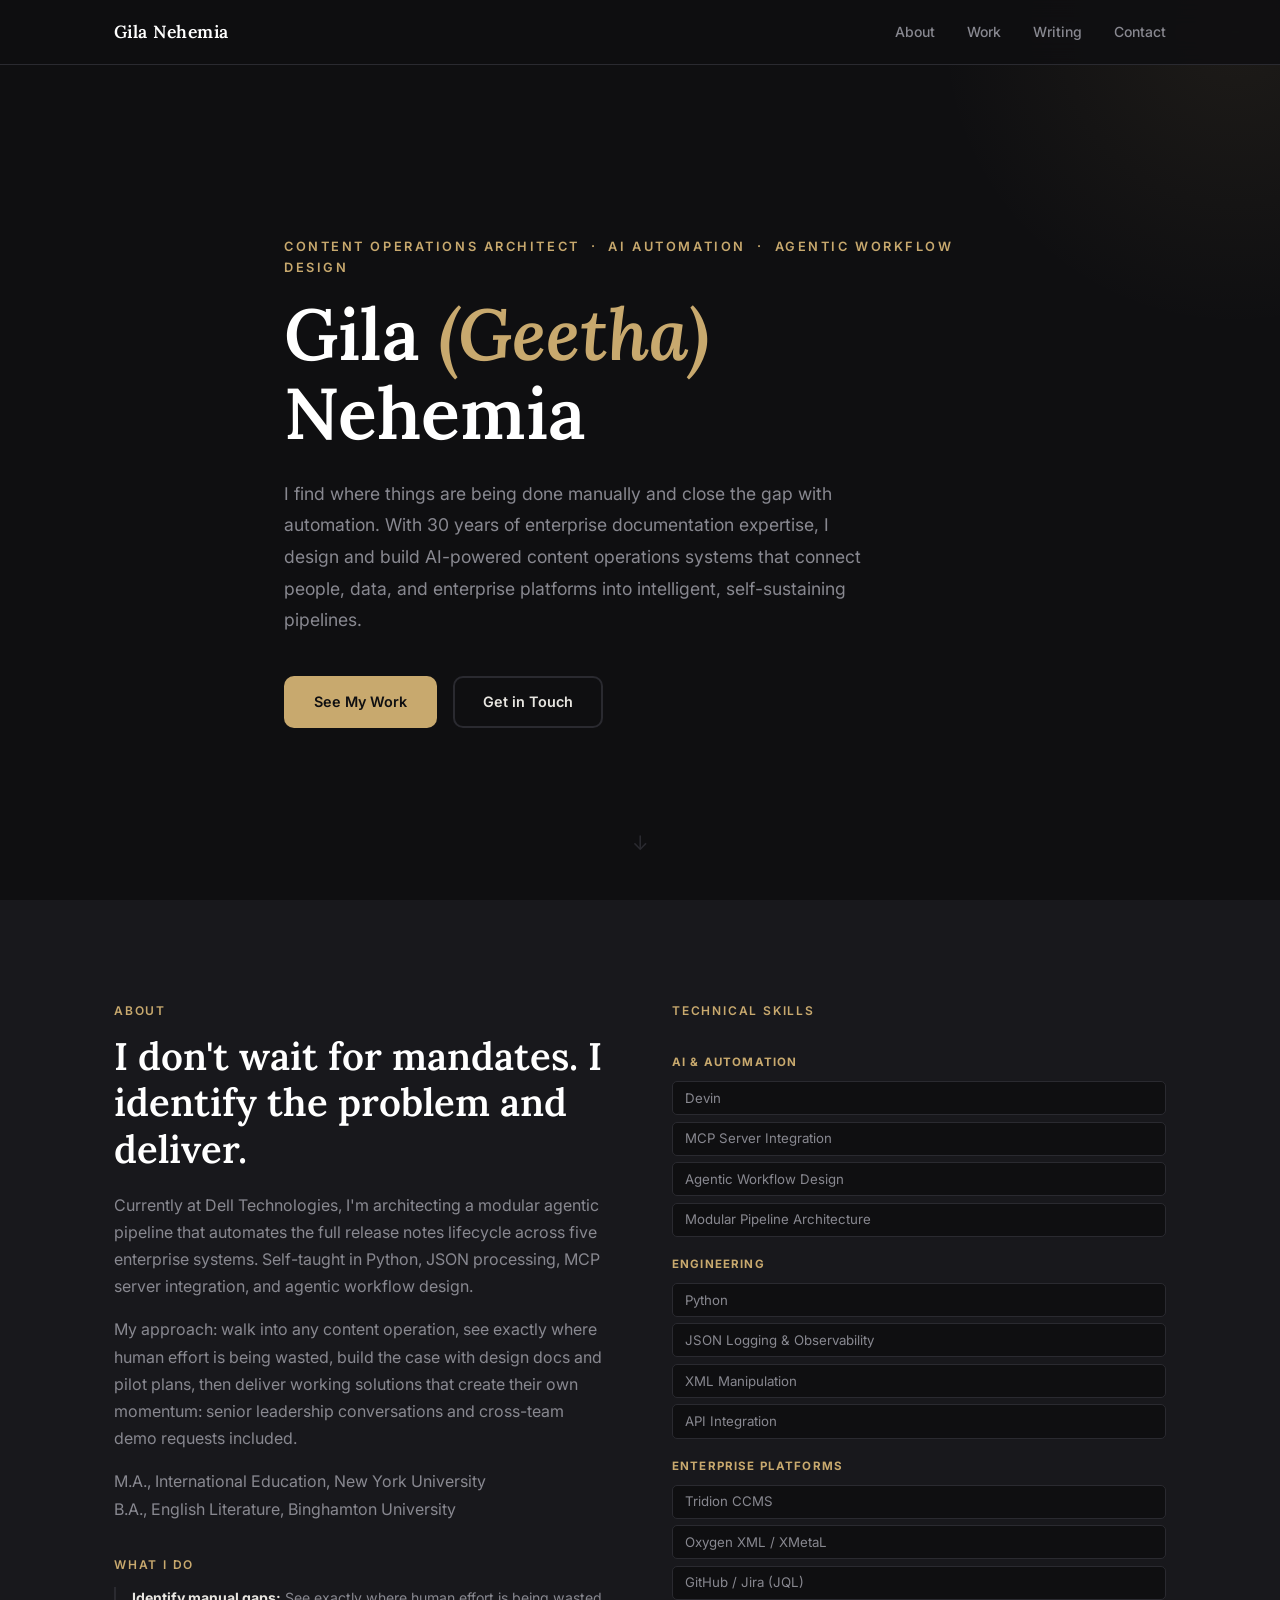
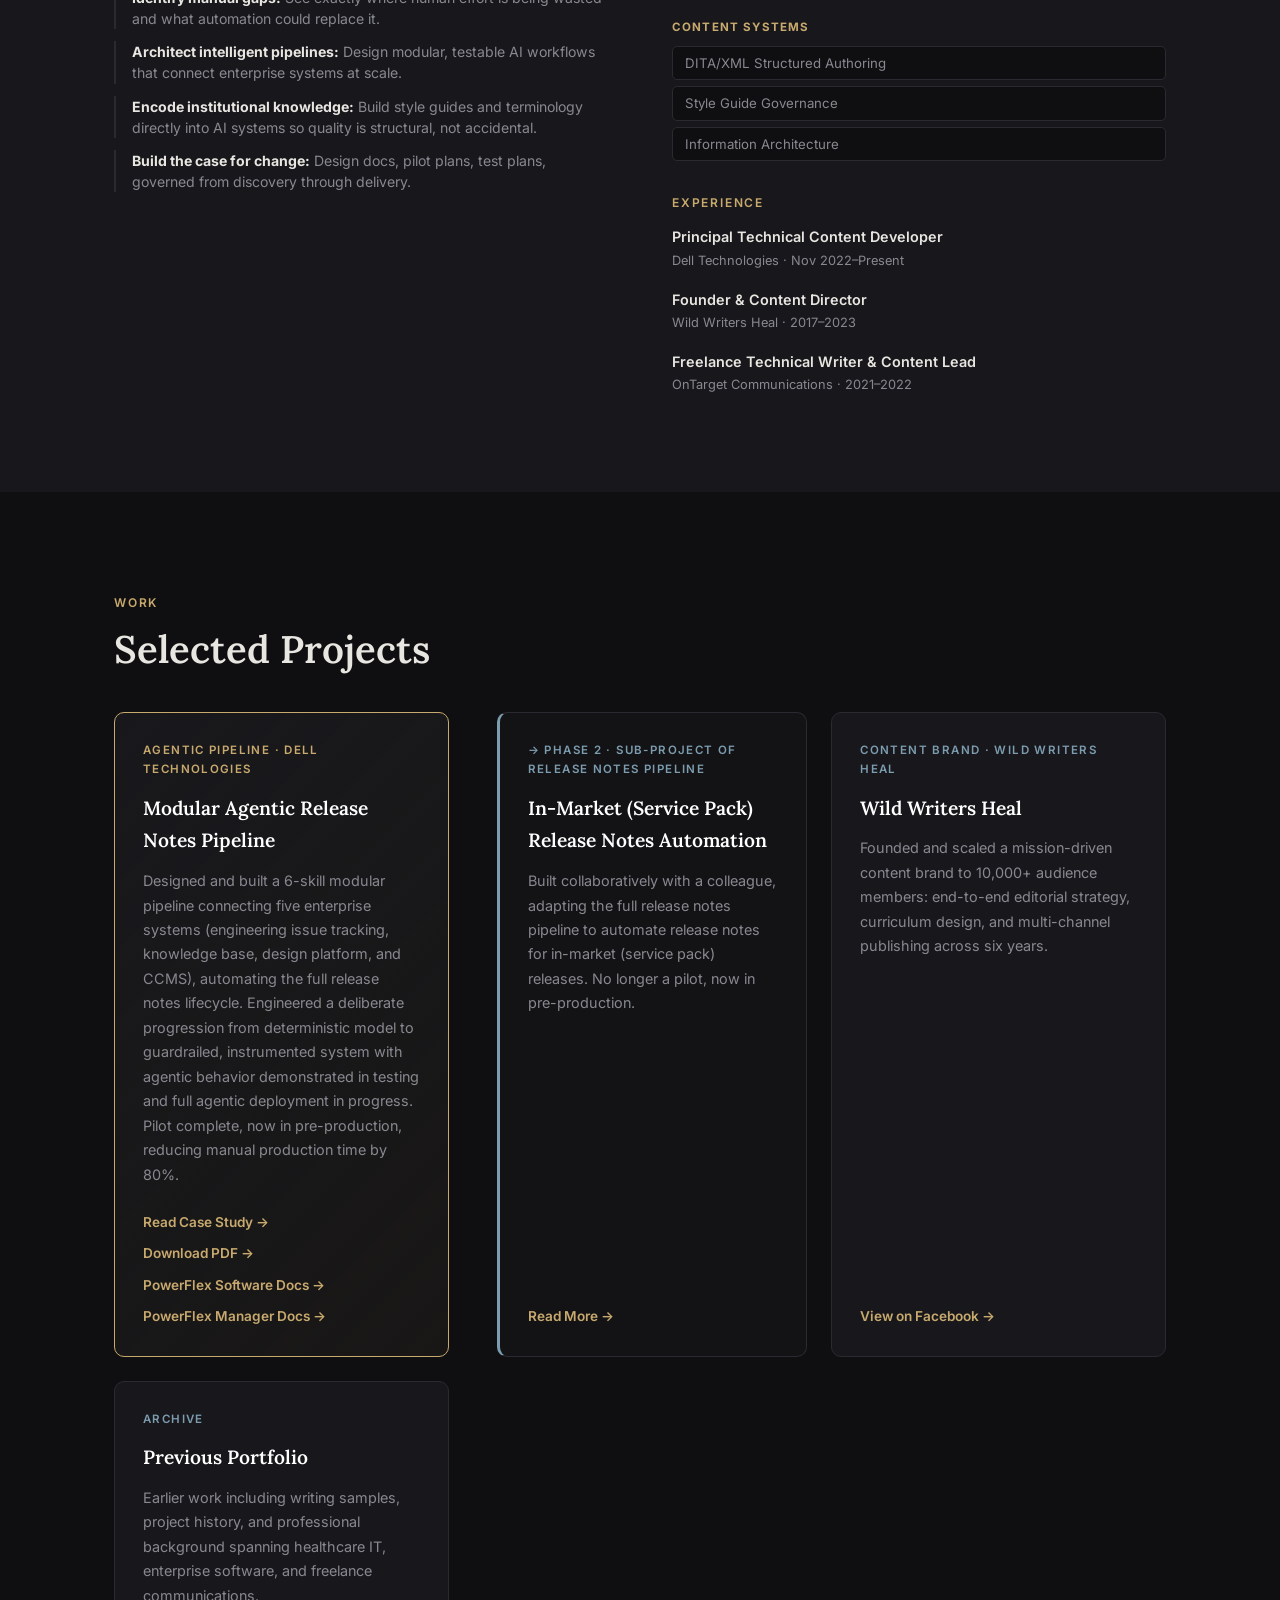
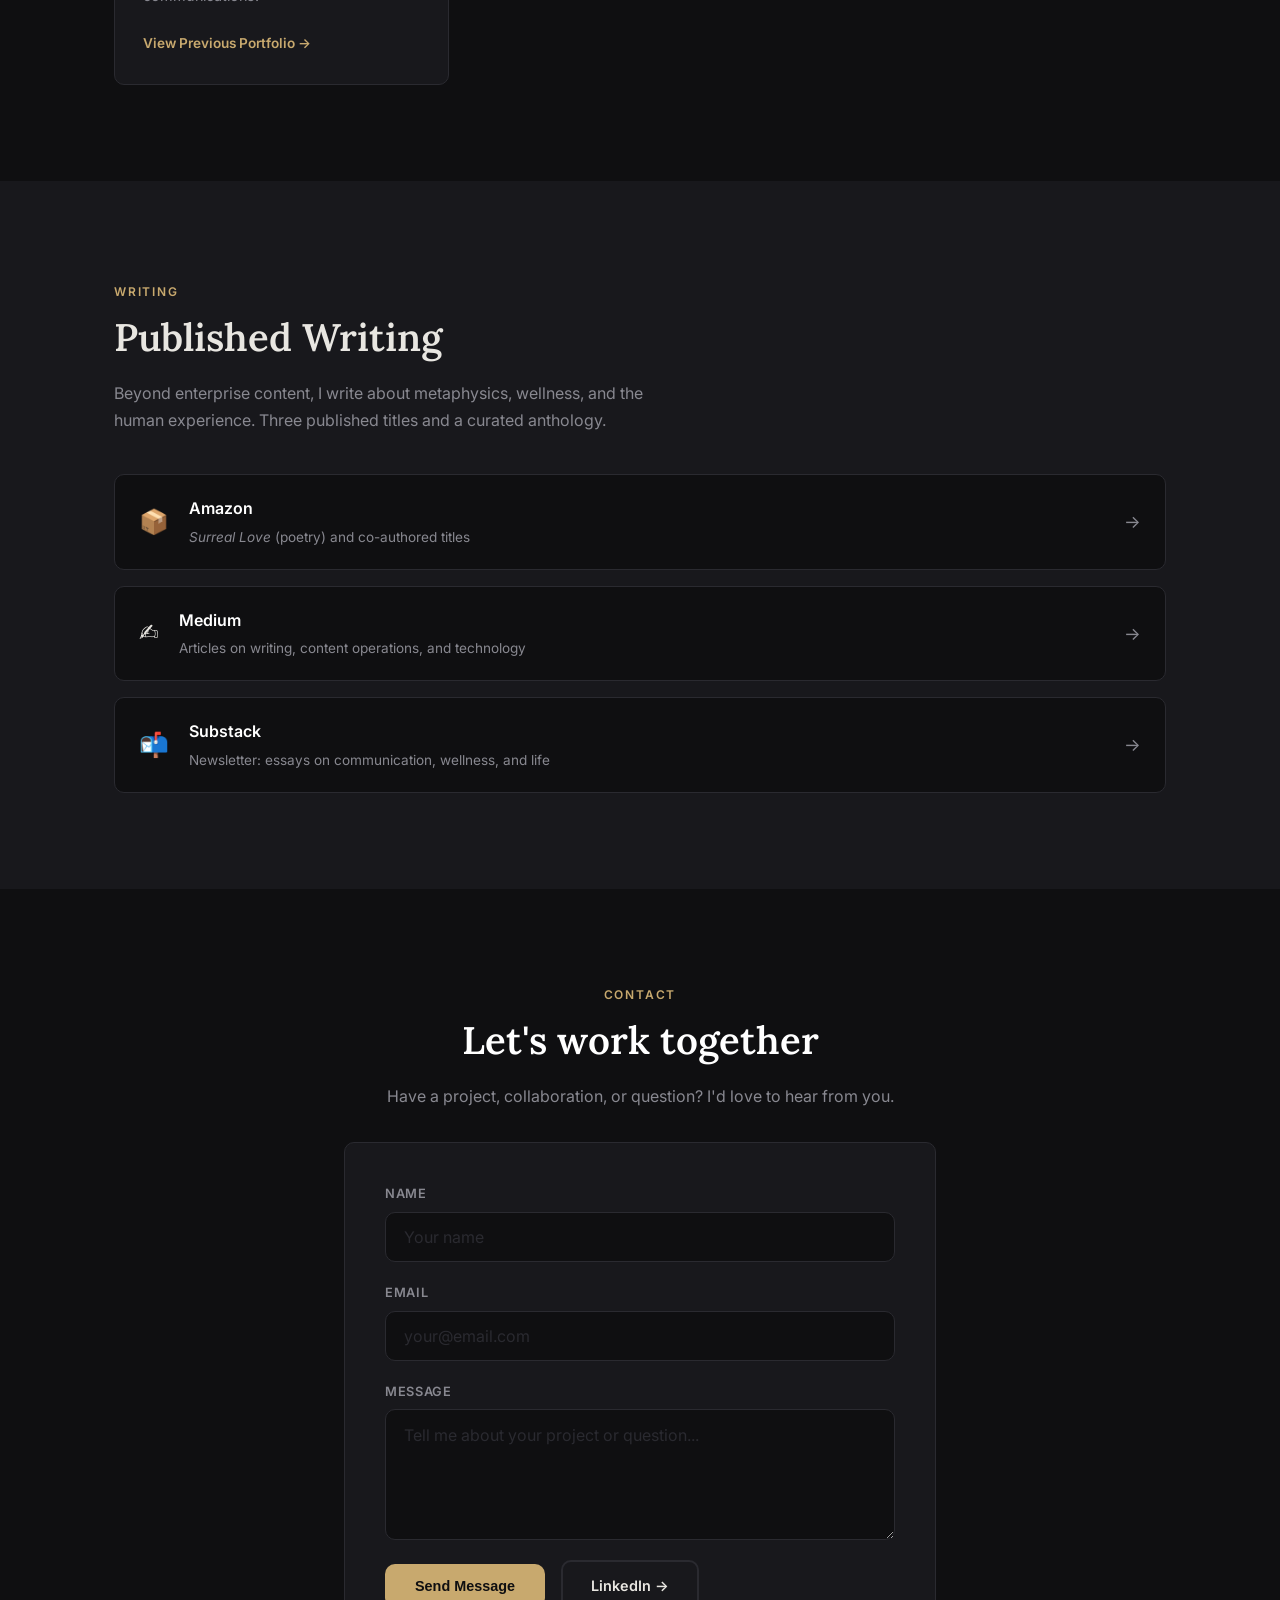
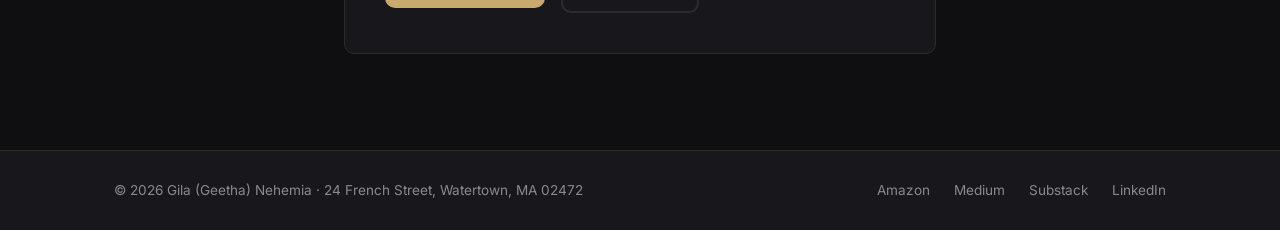
<file: index.html>
<!DOCTYPE html>
<html lang="en">
<head>
  <meta charset="UTF-8" />
  <meta name="viewport" content="width=device-width, initial-scale=1.0" />
  <title>Gila Nehemia | Content Operations Architect</title>
  <link rel="stylesheet" href="style.css" />
  <link rel="icon" type="image/x-icon" href="favicon.ico" />
  <link rel="preconnect" href="https://fonts.googleapis.com" />
  <link href="https://fonts.googleapis.com/css2?family=Inter:wght@300;400;500;600;700&family=Lora:ital,wght@0,400;0,600;1,400&display=swap" rel="stylesheet" />
</head>
<body>

  <!-- NAV -->
  <header class="nav">
    <div class="nav__inner container">
      <a class="nav__logo" href="#">Gila Nehemia</a>
      <nav class="nav__links">
        <a href="#about">About</a>
        <a href="#work">Work</a>
        <a href="#writing">Writing</a>
        <a href="#contact">Contact</a>
      </nav>
      <button class="nav__burger" aria-label="Toggle menu">&#9776;</button>
    </div>
  </header>

  <!-- HERO -->
  <section class="hero" id="top">
    <div class="container hero__inner">
      <p class="hero__label">Content Operations Architect &nbsp;·&nbsp; AI Automation &nbsp;·&nbsp; Agentic Workflow Design</p>
      <h1 class="hero__name">Gila <span class="hero__nick">(Geetha)</span> Nehemia</h1>
      <p class="hero__bio">
        I find where things are being done manually and close the gap with automation.
        With 30 years of enterprise documentation expertise, I design and build AI-powered
        content operations systems that connect people, data, and enterprise platforms
        into intelligent, self-sustaining pipelines.
      </p>
      <div class="hero__cta">
        <a href="#work" class="btn btn--primary">See My Work</a>
        <a href="#contact" class="btn btn--ghost">Get in Touch</a>
      </div>
    </div>
    <div class="hero__scroll-hint" aria-hidden="true">↓</div>
  </section>

  <!-- ABOUT -->
  <section class="about section" id="about">
    <div class="container about__inner">
      <div class="about__text">
        <span class="section-label">About</span>
        <h2>I don't wait for mandates. I identify the problem and deliver.</h2>
        <p>
          Currently at Dell Technologies, I'm architecting a modular agentic pipeline that
          automates the full release notes lifecycle across five enterprise systems. Self-taught
          in Python, JSON processing, MCP server integration, and agentic workflow design.
        </p>
        <p>
          My approach: walk into any content operation, see exactly where human effort is being
          wasted, build the case with design docs and pilot plans, then deliver working solutions
          that create their own momentum: senior leadership conversations and cross-team demo
          requests included.
        </p>
        <p>
          M.A., International Education, New York University<br/>
          B.A., English Literature, Binghamton University
        </p>

        <div class="what-i-do">
          <span class="section-label" style="margin-top:2rem;display:block;">What I Do</span>
          <ul class="wid-list">
            <li><strong>Identify manual gaps:</strong> See exactly where human effort is being wasted and what automation could replace it.</li>
            <li><strong>Architect intelligent pipelines:</strong> Design modular, testable AI workflows that connect enterprise systems at scale.</li>
<li><strong>Encode institutional knowledge:</strong> Build style guides and terminology directly into AI systems so quality is structural, not accidental.</li>
            <li><strong>Build the case for change:</strong> Design docs, pilot plans, test plans, governed from discovery through delivery.</li>
          </ul>
        </div>
      </div>

      <div class="about__skills">
        <span class="section-label">Technical Skills</span>
        <ul class="skills-group">
          <li class="skills-group__heading">AI &amp; Automation</li>
          <li>Devin</li>
          <li>MCP Server Integration</li>
          <li>Agentic Workflow Design</li>
          <li>Modular Pipeline Architecture</li>
          <li class="skills-group__heading">Engineering</li>
          <li>Python</li>
          <li>JSON Logging &amp; Observability</li>
          <li>XML Manipulation</li>
          <li>API Integration</li>
          <li class="skills-group__heading">Enterprise Platforms</li>
          <li>Tridion CCMS</li>
          <li>Oxygen XML / XMetaL</li>
          <li>GitHub / Jira (JQL)</li>
          <li class="skills-group__heading">Content Systems</li>
          <li>DITA/XML Structured Authoring</li>
          <li>Style Guide Governance</li>
          <li>Information Architecture</li>
        </ul>

        <div class="experience">
          <span class="section-label" style="margin-top:2rem;display:block;">Experience</span>
          <ul class="exp-list">
            <li>
              <span class="exp-role">Principal Technical Content Developer</span>
              <span class="exp-company">Dell Technologies · Nov 2022–Present</span>
            </li>
            <li>
              <span class="exp-role">Founder &amp; Content Director</span>
              <span class="exp-company">Wild Writers Heal · 2017–2023</span>
            </li>
            <li>
              <span class="exp-role">Freelance Technical Writer &amp; Content Lead</span>
              <span class="exp-company">OnTarget Communications · 2021–2022</span>
            </li>
          </ul>
        </div>
      </div>
    </div>
  </section>

  <!-- WORK -->
  <section class="work section" id="work">
    <div class="container">
      <span class="section-label">Work</span>
      <h2>Selected Projects</h2>
      <div class="cards">

        <article class="card card--featured">
          <div class="card__tag">Agentic Pipeline · Dell Technologies</div>
          <h3 class="card__title">Modular Agentic Release Notes Pipeline</h3>
          <p class="card__desc">
            Designed and built a 6-skill modular pipeline connecting five enterprise systems
            (engineering issue tracking, knowledge base, design platform, and CCMS), automating
            the full release notes lifecycle. Engineered a deliberate progression from deterministic
            model to guardrailed, instrumented system with agentic behavior demonstrated in testing
            and full agentic deployment in progress. Pilot complete, now in pre-production,
            reducing manual production time by 80%.
          </p>
          <a href="case-study.html" class="card__link" target="_blank" rel="noopener">
            Read Case Study →
          </a>
          <a href="Gila_Nehemia_Case_Study.pdf" class="card__link" style="margin-top:0.5rem;" target="_blank" rel="noopener">
            Download PDF →
          </a>
          <a href="https://www.dell.com/support/manuals/en-us/scaleio/flex-software-to-48x/revision-history?guid=guid-5d0a38b7-481c-4894-8db5-f1b8ae20c944&amp;lang=en-us" class="card__link" style="margin-top:0.5rem;" target="_blank" rel="noopener">
            PowerFlex Software Docs →
          </a>
          <a href="https://www.dell.com/support/manuals/en-us/scaleio/powerflex_manager_user_guide_48x/Revision-history" class="card__link" style="margin-top:0.5rem;" target="_blank" rel="noopener">
            PowerFlex Manager Docs →
          </a>
        </article>

        <article class="card card--sub">
          <div class="card__tag">→ Phase 2 · Sub-Project of Release Notes Pipeline</div>
          <h3 class="card__title">In-Market (Service Pack) Release Notes Automation</h3>
          <p class="card__desc">
            Built collaboratively with a colleague, adapting the full release notes pipeline to
            automate release notes for in-market (service pack) releases. No longer a pilot,
            now in pre-production.
          </p>
          <a href="case-study.html#in-market" class="card__link" target="_blank" rel="noopener">
            Read More →
          </a>
        </article>

        <article class="card">
          <div class="card__tag">Content Brand · Wild Writers Heal</div>
          <h3 class="card__title">Wild Writers Heal</h3>
          <p class="card__desc">
            Founded and scaled a mission-driven content brand to 10,000+ audience members:
            end-to-end editorial strategy, curriculum design, and multi-channel publishing
            across six years.
          </p>
          <a href="https://www.facebook.com/wildwritersheal" class="card__link" target="_blank" rel="noopener">
            View on Facebook →
          </a>
        </article>

        <article class="card">
          <div class="card__tag">Archive</div>
          <h3 class="card__title">Previous Portfolio</h3>
          <p class="card__desc">
            Earlier work including writing samples, project history, and professional background
            spanning healthcare IT, enterprise software, and freelance communications.
          </p>
          <a href="https://gnehemia.wordpress.com/" class="card__link" target="_blank" rel="noopener">
            View Previous Portfolio →
          </a>
        </article>

      </div>
    </div>
  </section>

  <!-- WRITING -->
  <section class="writing section" id="writing">
    <div class="container">
      <span class="section-label">Writing</span>
      <h2>Published Writing</h2>
      <p class="section-intro">
        Beyond enterprise content, I write about metaphysics, wellness, and the human
        experience. Three published titles and a curated anthology.
      </p>
      <div class="writing-links">

        <a href="https://www.amazon.com/stores/Gila-Nehemia/author/B07L5PJ5JR?ref=ap_rdr&shoppingPortalEnabled=true&ccs_id=d6b18491-9ec7-4b47-b49b-ce6958556400" class="writing-card" target="_blank" rel="noopener">
          <div class="writing-card__icon">📦</div>
          <div>
            <div class="writing-card__platform">Amazon</div>
            <div class="writing-card__desc"><em>Surreal Love</em> (poetry) and co-authored titles</div>
          </div>
          <span class="writing-card__arrow">→</span>
        </a>

        <a href="https://gilanehemia.medium.com/" class="writing-card" target="_blank" rel="noopener">
          <div class="writing-card__icon">✍️</div>
          <div>
            <div class="writing-card__platform">Medium</div>
            <div class="writing-card__desc">Articles on writing, content operations, and technology</div>
          </div>
          <span class="writing-card__arrow">→</span>
        </a>

        <a href="https://gilanehemia.substack.com/archive" class="writing-card" target="_blank" rel="noopener">
          <div class="writing-card__icon">📬</div>
          <div>
            <div class="writing-card__platform">Substack</div>
            <div class="writing-card__desc">Newsletter: essays on communication, wellness, and life</div>
          </div>
          <span class="writing-card__arrow">→</span>
        </a>

      </div>
    </div>
  </section>

  <!-- CONTACT -->
  <section class="contact section" id="contact">
    <div class="container contact__inner">
      <span class="section-label">Contact</span>
      <h2>Let's work together</h2>
      <p>
        Have a project, collaboration, or question? I'd love to hear from you.
      </p>
      <form class="contact-form" action="https://formspree.io/f/mredvldz" method="POST">
        <div class="form-group">
          <label for="name">Name</label>
          <input type="text" id="name" name="name" placeholder="Your name" required />
        </div>
        <div class="form-group">
          <label for="email">Email</label>
          <input type="email" id="email" name="email" placeholder="your@email.com" required />
        </div>
        <div class="form-group">
          <label for="message">Message</label>
          <textarea id="message" name="message" rows="5" placeholder="Tell me about your project or question..." required></textarea>
        </div>
        <div class="form-footer">
          <button type="submit" class="btn btn--primary">Send Message</button>
          <a href="https://linkedin.com/in/gnehemia" class="btn btn--ghost" target="_blank" rel="noopener">LinkedIn →</a>
        </div>
      </form>
    </div>
  </section>

  <!-- FOOTER -->
  <footer class="footer">
    <div class="container footer__inner">
      <span>© 2026 Gila (Geetha) Nehemia · 24 French Street, Watertown, MA 02472</span>
      <div class="footer__links">
        <a href="https://www.amazon.com/stores/Gila-Nehemia/author/B07L5PJ5JR?ref=ap_rdr&shoppingPortalEnabled=true&ccs_id=d6b18491-9ec7-4b47-b49b-ce6958556400" target="_blank" rel="noopener">Amazon</a>
        <a href="https://gilanehemia.medium.com/" target="_blank" rel="noopener">Medium</a>
        <a href="https://gilanehemia.substack.com/archive" target="_blank" rel="noopener">Substack</a>
        <a href="https://linkedin.com/in/gnehemia" target="_blank" rel="noopener">LinkedIn</a>
      </div>
    </div>
  </footer>

  <script src="main.js"></script>
</body>
</html>
</file>
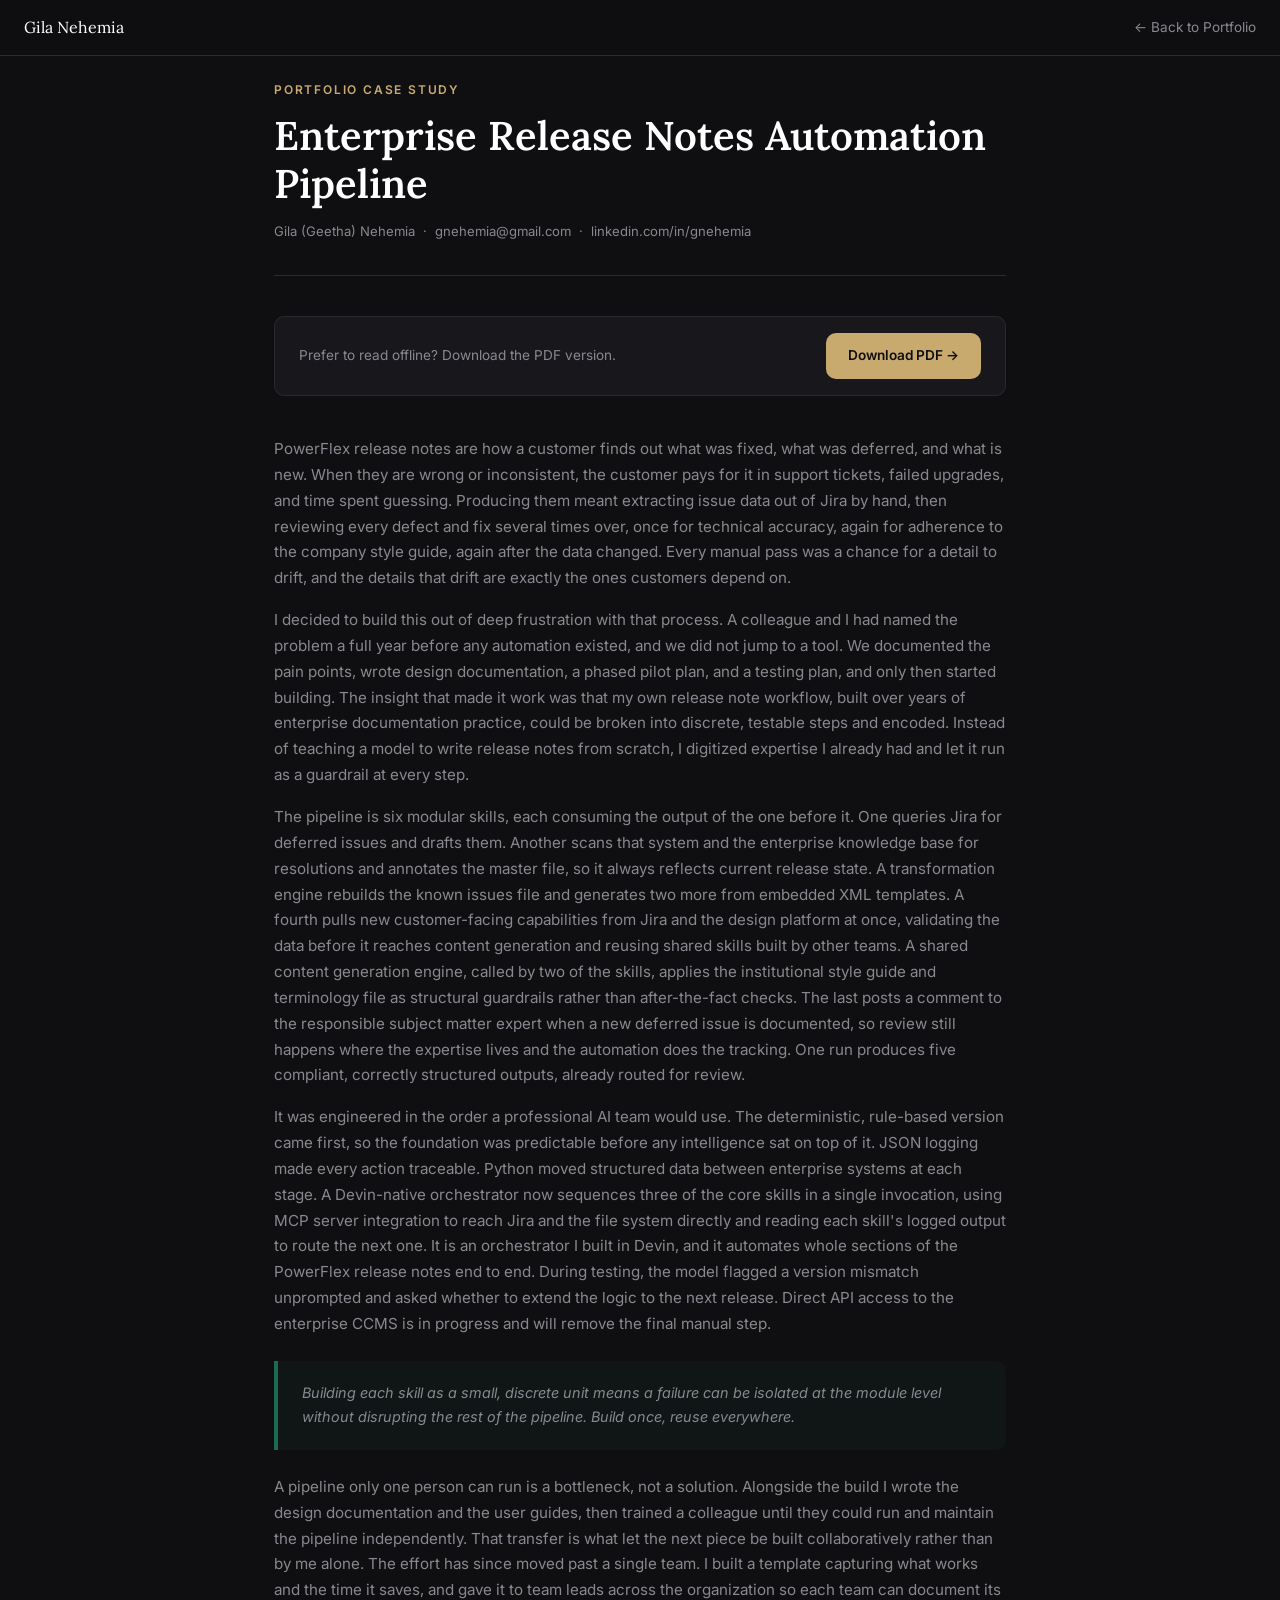
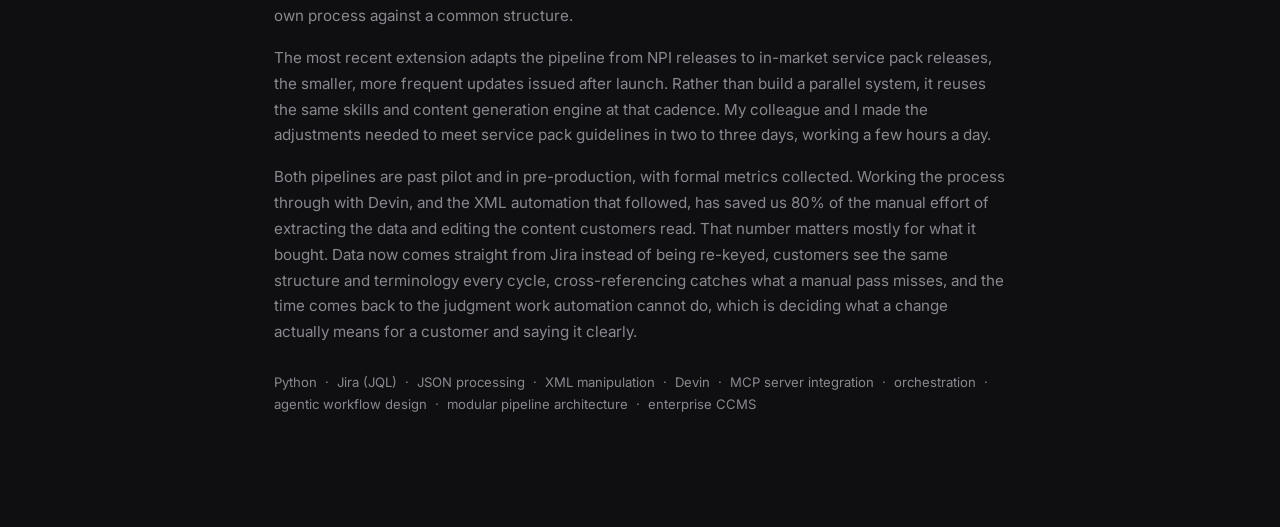
<file: case-study.html>
<!DOCTYPE html>
<html lang="en">
<head>
  <meta charset="UTF-8" />
  <meta name="viewport" content="width=device-width, initial-scale=1.0" />
  <title>Case Study: Enterprise Release Notes Automation Pipeline | Gila Nehemia</title>
  <link rel="icon" type="image/x-icon" href="favicon.ico" />
  <link rel="preconnect" href="https://fonts.googleapis.com" />
  <link href="https://fonts.googleapis.com/css2?family=Inter:wght@300;400;500;600;700&family=Lora:ital,wght@0,400;0,600;1,400&display=swap" rel="stylesheet" />
  <style>
    *, *::before, *::after { box-sizing: border-box; margin: 0; padding: 0; }

    :root {
      --bg:        #0f0f11;
      --surface:   #18181c;
      --border:    #2a2a30;
      --text:      #e8e6e1;
      --muted:     #888890;
      --accent:    #c8a96e;
      --green:     #1a6b50;
      --green-lt:  #f0f7f4;
      --blue:      #3a7abf;
      --blue-lt:   #eef4fb;
      --white:     #ffffff;
      --radius:    10px;
      --max-w:     780px;
      --font-sans: 'Inter', system-ui, sans-serif;
      --font-serif:'Lora', Georgia, serif;
    }

    html { scroll-behavior: smooth; }

    body {
      font-family: var(--font-sans);
      background: var(--bg);
      color: var(--text);
      line-height: 1.7;
      font-size: 1rem;
      -webkit-font-smoothing: antialiased;
    }

    a { color: var(--accent); text-decoration: none; }
    a:hover { text-decoration: underline; }

    /* ── Nav ── */
    .nav {
      position: fixed;
      top: 0; left: 0; right: 0;
      z-index: 100;
      background: rgba(15,15,17,0.9);
      backdrop-filter: blur(12px);
      border-bottom: 1px solid var(--border);
      padding: 0 1.5rem;
      height: 56px;
      display: flex;
      align-items: center;
      justify-content: space-between;
    }
    .nav__logo {
      font-family: var(--font-serif);
      font-size: 1rem;
      color: var(--white);
    }
    .nav__back {
      font-size: 0.85rem;
      color: var(--muted);
      transition: color 0.2s;
    }
    .nav__back:hover { color: var(--accent); text-decoration: none; }

    /* ── Layout ── */
    .page {
      max-width: var(--max-w);
      margin: 0 auto;
      padding: 5rem 1.5rem 4rem;
    }

    /* ── Header ── */
    .cs-header {
      margin-bottom: 2.5rem;
      padding-bottom: 2rem;
      border-bottom: 1px solid var(--border);
    }
    .cs-label {
      font-size: 0.75rem;
      font-weight: 600;
      letter-spacing: 0.15em;
      text-transform: uppercase;
      color: var(--accent);
      margin-bottom: 0.75rem;
      display: block;
    }
    .cs-title {
      font-family: var(--font-serif);
      font-size: clamp(1.75rem, 4vw, 2.5rem);
      font-weight: 600;
      line-height: 1.2;
      color: var(--white);
      margin-bottom: 0.75rem;
    }
    .cs-subtitle {
      font-size: 1rem;
      color: var(--muted);
      max-width: 620px;
      line-height: 1.6;
      margin-bottom: 1.5rem;
    }
    .cs-meta {
      font-size: 0.82rem;
      color: var(--muted);
    }
    .cs-meta a { color: var(--muted); }
    .cs-meta a:hover { color: var(--accent); }

    /* ── Status box ── */
    .status-box {
      display: flex;
      gap: 1.5rem;
      background: var(--surface);
      border: 1px solid var(--border);
      border-radius: var(--radius);
      padding: 1.5rem;
      margin-bottom: 3rem;
      align-items: flex-start;
    }
    .status-badge {
      flex-shrink: 0;
    }
    .status-badge strong {
      display: block;
      font-size: 1.4rem;
      color: var(--white);
      font-weight: 700;
    }
    .status-badge span {
      font-size: 0.75rem;
      color: var(--muted);
    }
    .status-desc {
      font-size: 0.9rem;
      color: var(--muted);
      line-height: 1.6;
      border-left: 1px solid var(--border);
      padding-left: 1.5rem;
    }

    /* ── Sections ── */
    .section { margin-bottom: 3rem; scroll-margin-top: 76px; }
    .section-label {
      font-size: 0.72rem;
      font-weight: 700;
      letter-spacing: 0.15em;
      text-transform: uppercase;
      color: var(--muted);
      margin-bottom: 1rem;
      display: block;
    }
    .section hr {
      border: none;
      border-top: 1px solid var(--border);
      margin-bottom: 1.5rem;
    }

    h2 {
      font-family: var(--font-serif);
      font-size: 1.4rem;
      font-weight: 600;
      color: var(--white);
      margin-bottom: 1rem;
      line-height: 1.3;
    }

    p { color: var(--muted); margin-bottom: 1rem; font-size: 0.95rem; }
    p:last-child { margin-bottom: 0; }

    /* ── Blockquote ── */
    blockquote {
      background: var(--blue-lt);
      border-left: 4px solid var(--blue);
      border-radius: 0 var(--radius) var(--radius) 0;
      padding: 1.25rem 1.5rem;
      margin: 1.5rem 0;
      font-style: italic;
      color: #444;
      font-size: 0.95rem;
      line-height: 1.7;
    }

    .green-quote {
      background: rgba(26,107,80,0.08);
      border-left: 4px solid var(--green);
      border-radius: 0 var(--radius) var(--radius) 0;
      padding: 1.25rem 1.5rem;
      margin: 1.5rem 0;
      font-style: italic;
      color: var(--muted);
      font-size: 0.9rem;
      line-height: 1.7;
    }

    /* ── Momentum grid ── */
    .grid-3 {
      display: grid;
      grid-template-columns: repeat(3, 1fr);
      gap: 0;
      border: 1px solid var(--border);
      border-radius: var(--radius);
      overflow: hidden;
      margin: 1.5rem 0;
    }
    .grid-3-cell {
      padding: 1rem 1.25rem;
      border-right: 1px solid var(--border);
    }
    .grid-3-cell:last-child { border-right: none; }
    .grid-3-cell strong {
      display: block;
      font-size: 0.88rem;
      color: var(--text);
      margin-bottom: 0.35rem;
    }
    .grid-3-cell p {
      font-size: 0.8rem;
      color: var(--muted);
      margin: 0;
    }

    /* ── Engineering progression ── */
    .progression { display: flex; flex-direction: column; gap: 1rem; margin: 1rem 0; }
    .prog-item { display: flex; gap: 1rem; align-items: flex-start; }
    .prog-arrow {
      color: var(--green);
      font-weight: 700;
      font-size: 1rem;
      flex-shrink: 0;
      margin-top: 0.1rem;
    }
    .prog-content strong {
      display: block;
      color: var(--text);
      font-size: 0.95rem;
      margin-bottom: 0.2rem;
    }
    .prog-content p { margin: 0; font-size: 0.88rem; }

    /* ── Orchestrator ── */
    .orch-header {
      background: var(--green);
      border-radius: var(--radius) var(--radius) 0 0;
      padding: 0.75rem 1rem;
      font-size: 0.78rem;
      color: var(--white);
    }
    .orch-header strong { display: block; font-weight: 700; letter-spacing: 0.05em; }
    .orch-header span { opacity: 0.85; }
    .orch-skills {
      display: grid;
      grid-template-columns: repeat(3, 1fr);
      border: 1px solid var(--border);
      border-top: none;
      border-radius: 0 0 var(--radius) var(--radius);
      overflow: hidden;
      margin-bottom: 0.75rem;
    }
    .orch-skill {
      padding: 1rem 1.1rem;
      border-right: 1px solid var(--border);
    }
    .orch-skill:last-child { border-right: none; }
    .orch-skill .num { font-size: 0.78rem; color: var(--muted); margin-bottom: 0.25rem; }
    .orch-skill strong { display: block; font-size: 0.88rem; color: var(--text); margin-bottom: 0.25rem; }
    .orch-skill .out { font-size: 0.78rem; color: var(--muted); }

    /* ── Skill cards ── */
    .skill-cards { display: flex; flex-direction: column; gap: 0.75rem; margin: 1rem 0; }
    .skill-card {
      background: var(--surface);
      border: 1px solid var(--border);
      border-radius: var(--radius);
      padding: 1.25rem 1.5rem;
      display: flex;
      gap: 1.25rem;
      align-items: flex-start;
      transition: border-color 0.2s;
    }
    .skill-card:hover { border-color: var(--accent); }
    .skill-num {
      font-size: 1.1rem;
      font-weight: 700;
      color: var(--muted);
      flex-shrink: 0;
      width: 2rem;
    }
    .skill-content strong {
      display: block;
      font-size: 0.95rem;
      color: var(--white);
      margin-bottom: 0.35rem;
    }
    .skill-content p { font-size: 0.875rem; margin-bottom: 0.5rem; }
    .skill-tags { font-size: 0.78rem; color: var(--green); }

    /* ── Outputs ── */
    .outputs {
      display: grid;
      grid-template-columns: repeat(5, 1fr);
      border: 1px solid var(--border);
      border-radius: var(--radius);
      overflow: hidden;
      margin: 1rem 0;
    }
    .output-cell {
      padding: 1rem 0.75rem;
      border-right: 1px solid var(--border);
      text-align: center;
    }
    .output-cell:last-child { border-right: none; }
    .output-cell .out-label { font-size: 0.72rem; color: var(--muted); display: block; margin-bottom: 0.35rem; }
    .output-cell strong { font-size: 0.82rem; color: var(--text); display: block; line-height: 1.4; }

    /* ── Tools ── */
    .tools {
      display: flex;
      flex-wrap: wrap;
      gap: 0.5rem;
      margin: 1rem 0;
    }
    .tool-tag {
      background: var(--surface);
      border: 1px solid var(--border);
      border-radius: 6px;
      padding: 0.3rem 0.75rem;
      font-size: 0.82rem;
      color: var(--text);
    }

    /* ── Outcome ── */
    .outcome-box {
      background: var(--surface);
      border: 1px solid var(--border);
      border-radius: var(--radius);
      padding: 2rem;
    }
    .outcome-box p { font-size: 0.95rem; line-height: 1.8; color: var(--muted); margin: 0; }

    /* ── Download bar ── */
    .download-bar {
      display: flex;
      align-items: center;
      justify-content: space-between;
      flex-wrap: wrap;
      gap: 1rem;
      background: var(--surface);
      border: 1px solid var(--border);
      border-radius: var(--radius);
      padding: 1rem 1.5rem;
      margin-bottom: 2.5rem;
    }
    .download-bar p { margin: 0; font-size: 0.85rem; color: var(--muted); }
    .btn {
      display: inline-block;
      padding: 0.6rem 1.25rem;
      border-radius: var(--radius);
      font-size: 0.85rem;
      font-weight: 600;
      background: var(--accent);
      color: #0f0f11;
      transition: all 0.2s;
      text-decoration: none;
    }
    .btn:hover { background: transparent; border: 2px solid var(--accent); color: var(--accent); text-decoration: none; }
    .btn { border: 2px solid var(--accent); }

    /* ── Print / PDF ── */
    @media print {
      :root {
        --bg:      #ffffff;
        --surface: #fafafa;
        --border:  #dddde2;
        --text:    #1a1a1a;
        --muted:   #55555f;
        --accent:  #8a6d2f;
      }
      @page { size: letter; margin: 0.5in 0.65in; }
      html { font-size: 12.3px; }
      body { background: #fff; color: #1a1a1a; line-height: 1.45; }
      .cs-header { margin-bottom: 0.9rem; padding-bottom: 0.6rem; }
      .cs-label { font-size: 7.5pt; margin-bottom: 0.25rem; }
      .cs-title { font-size: 17pt; margin-bottom: 0.35rem; }
      .cs-meta { font-size: 8.2pt; }
      .section p { margin-bottom: 0.55rem; }
      .green-quote { padding: 0.55rem 0.9rem; margin: 0.65rem 0; font-size: 9.2pt; line-height: 1.45; }
      .nav, .download-bar { display: none !important; }
      .page { max-width: none; padding: 0; }
      a { color: #1a1a1a; text-decoration: none; }
      .cs-title, h2, .skill-content strong, .status-badge strong,
      .grid-3-cell strong, .orch-skill strong, .output-cell strong,
      .prog-content strong { color: #111 !important; }
      .cs-label, .section-label { color: #6a6a75 !important; }
      p, .status-desc, .cs-subtitle { color: #33333a !important; }
      blockquote { background: #eef4fb !important; color: #333 !important; }
      .green-quote { background: #f0f7f4 !important; color: #2a4a40 !important; }
      .orch-header { background: #1a6b50 !important; -webkit-print-color-adjust: exact; print-color-adjust: exact; }
      .tool-tag, .skill-card, .status-box, .outcome-box { background: #fafafa !important; }
      .section { margin-bottom: 1.3rem; }
      .skill-card, .status-box, .grid-3, .orch-skills, .outputs,
      .prog-item, .orch-header + .orch-skills { page-break-inside: avoid; }
      .orch-header { page-break-after: avoid; }
      blockquote, .green-quote { page-break-inside: avoid; }
      h2, .section-label { page-break-after: avoid; }
      * { -webkit-print-color-adjust: exact; print-color-adjust: exact; }
    }

    @media (max-width: 640px) {
      .grid-3, .orch-skills, .outputs { grid-template-columns: 1fr; }
      .grid-3-cell, .orch-skill, .output-cell { border-right: none; border-bottom: 1px solid var(--border); }
      .status-box { flex-direction: column; }
      .status-desc { border-left: none; border-top: 1px solid var(--border); padding-left: 0; padding-top: 1rem; }
      .outputs { grid-template-columns: repeat(2, 1fr); }
    }
  </style>
</head>
<body>

  <nav class="nav">
    <a class="nav__logo" href="index.html">Gila Nehemia</a>
    <a class="nav__back" href="index.html">← Back to Portfolio</a>
  </nav>

  <div class="page">

    <header class="cs-header">
      <span class="cs-label">Portfolio Case Study</span>
      <h1 class="cs-title">Enterprise Release Notes Automation Pipeline</h1>
      <p class="cs-meta">
        Gila (Geetha) Nehemia &nbsp;·&nbsp;
        <a href="mailto:gnehemia@gmail.com">gnehemia@gmail.com</a> &nbsp;·&nbsp;
        <a href="https://linkedin.com/in/gnehemia" target="_blank" rel="noopener">linkedin.com/in/gnehemia</a>
      </p>
    </header>

    <div class="download-bar">
      <p>Prefer to read offline? Download the PDF version.</p>
      <a href="Gila_Nehemia_Case_Study.pdf" class="btn" target="_blank">Download PDF →</a>
    </div>

    <div class="section">
      <p>
        PowerFlex release notes are how a customer finds out what was fixed, what was deferred,
        and what is new. When they are wrong or inconsistent, the customer pays for it in support
        tickets, failed upgrades, and time spent guessing. Producing them meant extracting issue
        data out of Jira by hand, then reviewing every defect and fix several times over, once for
        technical accuracy, again for adherence to the company style guide, again after the data
        changed. Every manual pass was a chance for a detail to drift, and the details that drift
        are exactly the ones customers depend on.
      </p>
      <p>
        I decided to build this out of deep frustration with that process. A colleague and I had
        named the problem a full year before any automation existed, and we did not jump to a tool.
        We documented the pain points, wrote design documentation, a phased pilot plan, and a
        testing plan, and only then started building. The insight that made it work was that my own
        release note workflow, built over years of enterprise documentation practice, could be
        broken into discrete, testable steps and encoded. Instead of teaching a model to write
        release notes from scratch, I digitized expertise I already had and let it run as a
        guardrail at every step.
      </p>
      <p>
        The pipeline is six modular skills, each consuming the output of the one before it. One
        queries Jira for deferred issues and drafts them. Another
        scans that system and the enterprise knowledge base for resolutions and annotates the master
        file, so it always reflects current release state. A transformation engine rebuilds the known
        issues file and generates two more from embedded XML templates. A fourth pulls new
        customer-facing capabilities from Jira and the design platform at once,
        validating the data before it reaches content generation and reusing shared skills built by
        other teams. A shared content generation engine, called by two of the skills, applies the
        institutional style guide and terminology file as structural guardrails rather than
        after-the-fact checks. The last posts a comment to the responsible subject matter expert when
        a new deferred issue is documented, so review still happens where the expertise lives and the
        automation does the tracking. One run produces five compliant, correctly structured outputs,
        already routed for review.
      </p>
      <p>
        It was engineered in the order a professional AI team would use. The deterministic,
        rule-based version came first, so the foundation was predictable before any intelligence sat
        on top of it. JSON logging made every action traceable. Python moved structured data between
        enterprise systems at each stage. A Devin-native orchestrator now sequences three of the core
        skills in a single invocation, using MCP server integration to reach Jira and the file
        system directly and reading each skill's logged output to route the next one. It is an
        orchestrator I built in Devin, and it automates whole sections of the PowerFlex release
        notes end to end. During
        testing, the model flagged a version mismatch unprompted and asked whether to extend the
        logic to the next release. Direct API access to the enterprise CCMS is in progress and will
        remove the final manual step.
      </p>
      <div class="green-quote">
        Building each skill as a small, discrete unit means a failure can be isolated at the module
        level without disrupting the rest of the pipeline. Build once, reuse everywhere.
      </div>
      <p>
        A pipeline only one person can run is a bottleneck, not a solution. Alongside the build I
        wrote the design documentation and the user guides, then trained a colleague until they could
        run and maintain the pipeline independently. That transfer is what let the next piece be
        built collaboratively rather than by me alone. The effort has since moved past a single
        team. I built a template capturing what works and the time it saves, and gave it to team
        leads across the organization so each team can document its own process against a common
        structure.
      </p>
      <p id="in-market">
        The most recent extension adapts the pipeline from NPI releases to in-market service pack
        releases, the smaller, more frequent updates issued after launch. Rather than build a
        parallel system, it reuses the same skills and content generation engine at that cadence. My
        colleague and I made the adjustments needed to meet service pack guidelines in two to three
        days, working a few hours a day.
      </p>
      <p>
        Both pipelines are past pilot and in pre-production, with formal metrics collected. Working
        the process through with Devin, and the XML automation that followed, has saved us 80% of the
        manual effort of extracting the data and editing the content customers read. That
        number matters mostly for what it bought. Data now comes straight from Jira instead of being
        re-keyed, customers see the same structure and terminology every cycle, cross-referencing
        catches what a manual pass misses, and the time comes back to the judgment work automation
        cannot do, which is deciding what a change actually means for a customer and saying it
        clearly.
      </p>
      <p class="cs-meta" style="margin-top:1.6rem;">
        Python &nbsp;·&nbsp; Jira (JQL) &nbsp;·&nbsp; JSON processing &nbsp;·&nbsp; XML manipulation &nbsp;·&nbsp; Devin
        &nbsp;·&nbsp; MCP server integration &nbsp;·&nbsp; orchestration &nbsp;·&nbsp; agentic
        workflow design &nbsp;·&nbsp; modular pipeline architecture &nbsp;·&nbsp; enterprise CCMS
      </p>
    </div>

  </div><!-- /page -->

</body>
</html>
</file>
<file: style.css>
/* ── Reset & Base ─────────────────────────────────────────── */
*, *::before, *::after { box-sizing: border-box; margin: 0; padding: 0; }

:root {
  --clr-bg:        #0f0f11;
  --clr-surface:   #18181c;
  --clr-border:    #2a2a30;
  --clr-text:      #e8e6e1;
  --clr-muted:     #888890;
  --clr-accent:    #c8a96e;   /* warm gold */
  --clr-accent2:   #7c9caf;   /* steel blue */
  --clr-white:     #ffffff;

  --font-sans: 'Inter', system-ui, sans-serif;
  --font-serif: 'Lora', Georgia, serif;

  --radius: 10px;
  --max-w: 1100px;
  --transition: 0.25s ease;
}

html { scroll-behavior: smooth; }

body {
  font-family: var(--font-sans);
  background: var(--clr-bg);
  color: var(--clr-text);
  line-height: 1.7;
  font-size: 1rem;
  -webkit-font-smoothing: antialiased;
}

a { color: inherit; text-decoration: none; }
img { max-width: 100%; display: block; }

.container {
  max-width: var(--max-w);
  margin: 0 auto;
  padding: 0 1.5rem;
}

.section { padding: 6rem 0; }

.section-label {
  display: inline-block;
  font-size: 0.75rem;
  font-weight: 600;
  letter-spacing: 0.15em;
  text-transform: uppercase;
  color: var(--clr-accent);
  margin-bottom: 0.75rem;
}

.section-intro {
  color: var(--clr-muted);
  max-width: 540px;
  margin-bottom: 2.5rem;
}

h2 {
  font-family: var(--font-serif);
  font-size: clamp(1.75rem, 3vw, 2.5rem);
  font-weight: 600;
  line-height: 1.2;
  margin-bottom: 1.25rem;
}

/* ── Buttons ──────────────────────────────────────────────── */
.btn {
  display: inline-block;
  padding: 0.75rem 1.75rem;
  border-radius: var(--radius);
  font-size: 0.9rem;
  font-weight: 600;
  transition: all var(--transition);
  cursor: pointer;
  border: 2px solid transparent;
}
.btn--primary {
  background: var(--clr-accent);
  color: #0f0f11;
}
.btn--primary:hover {
  background: transparent;
  border-color: var(--clr-accent);
  color: var(--clr-accent);
}
.btn--ghost {
  border-color: var(--clr-border);
  color: var(--clr-text);
}
.btn--ghost:hover {
  border-color: var(--clr-accent);
  color: var(--clr-accent);
}

/* ── Nav ──────────────────────────────────────────────────── */
.nav {
  position: fixed;
  top: 0; left: 0; right: 0;
  z-index: 100;
  background: rgba(15,15,17,0.85);
  backdrop-filter: blur(12px);
  border-bottom: 1px solid var(--clr-border);
}
.nav__inner {
  display: flex;
  align-items: center;
  justify-content: space-between;
  height: 64px;
}
.nav__logo {
  font-family: var(--font-serif);
  font-size: 1.1rem;
  font-weight: 600;
  color: var(--clr-white);
  letter-spacing: 0.02em;
}
.nav__links {
  display: flex;
  gap: 2rem;
}
.nav__links a {
  font-size: 0.875rem;
  font-weight: 500;
  color: var(--clr-muted);
  transition: color var(--transition);
}
.nav__links a:hover, .nav__links a.active { color: var(--clr-text); }
.nav__burger {
  display: none;
  background: none;
  border: none;
  color: var(--clr-text);
  font-size: 1.4rem;
  cursor: pointer;
}

/* ── Hero ─────────────────────────────────────────────────── */
.hero {
  min-height: 100vh;
  display: flex;
  flex-direction: column;
  justify-content: center;
  padding: 8rem 0 4rem;
  position: relative;
  overflow: hidden;
}
.hero::before {
  content: '';
  position: absolute;
  top: -30%;
  right: -20%;
  width: 600px;
  height: 600px;
  background: radial-gradient(circle, rgba(200,169,110,0.08) 0%, transparent 70%);
  pointer-events: none;
}
.hero__inner { max-width: 760px; }
.hero__label {
  font-size: 0.8rem;
  font-weight: 600;
  letter-spacing: 0.2em;
  text-transform: uppercase;
  color: var(--clr-accent);
  margin-bottom: 1rem;
}
.hero__name {
  font-family: var(--font-serif);
  font-size: clamp(2.5rem, 6vw, 4.5rem);
  font-weight: 600;
  line-height: 1.1;
  margin-bottom: 1.5rem;
  color: var(--clr-white);
}
.hero__nick {
  color: var(--clr-accent);
  font-style: italic;
}
.hero__bio {
  font-size: 1.1rem;
  color: var(--clr-muted);
  max-width: 580px;
  margin-bottom: 2.5rem;
  line-height: 1.8;
}
.hero__cta { display: flex; gap: 1rem; flex-wrap: wrap; }
.hero__scroll-hint {
  position: absolute;
  bottom: 2.5rem;
  left: 50%;
  transform: translateX(-50%);
  color: var(--clr-border);
  font-size: 1.25rem;
  animation: bounce 2s infinite;
}
@keyframes bounce {
  0%, 100% { transform: translateX(-50%) translateY(0); }
  50%       { transform: translateX(-50%) translateY(8px); }
}

/* ── About ────────────────────────────────────────────────── */
.about { background: var(--clr-surface); }
.about__inner {
  display: grid;
  grid-template-columns: 1fr 1fr;
  gap: 4rem;
  align-items: start;
}
.about__text p {
  color: var(--clr-muted);
  margin-bottom: 1rem;
}
.about__text h2 { color: var(--clr-white); }

.skills-grid {
  list-style: none;
  display: grid;
  grid-template-columns: 1fr 1fr;
  gap: 0.6rem;
  margin-top: 0.5rem;
}
.skills-grid li {
  background: var(--clr-bg);
  border: 1px solid var(--clr-border);
  border-radius: 6px;
  padding: 0.5rem 0.9rem;
  font-size: 0.83rem;
  font-weight: 500;
  color: var(--clr-text);
  transition: border-color var(--transition);
}
.skills-grid li:hover { border-color: var(--clr-accent); }

/* ── Cards (Work) ─────────────────────────────────────────── */
.cards {
  display: grid;
  grid-template-columns: repeat(auto-fit, minmax(280px, 1fr));
  gap: 1.5rem;
  margin-top: 2.5rem;
}
.card {
  background: var(--clr-surface);
  border: 1px solid var(--clr-border);
  border-radius: var(--radius);
  padding: 1.75rem;
  display: flex;
  flex-direction: column;
  transition: border-color var(--transition), transform var(--transition);
}
.card:hover {
  border-color: var(--clr-accent2);
  transform: translateY(-4px);
}
.card--featured {
  border-color: var(--clr-accent);
  background: linear-gradient(135deg, var(--clr-surface) 0%, rgba(200,169,110,0.05) 100%);
}
.card--featured:hover { border-color: var(--clr-accent); }

.card--sub {
  margin-left: 1.5rem;
  border-left: 3px solid var(--clr-accent2);
  background: rgba(255,255,255,0.015);
}
.card--sub .card__tag { color: var(--clr-accent2); }

.card__tag {
  font-size: 0.72rem;
  font-weight: 600;
  letter-spacing: 0.12em;
  text-transform: uppercase;
  color: var(--clr-accent2);
  margin-bottom: 0.75rem;
}
.card--featured .card__tag { color: var(--clr-accent); }

.card__title {
  font-family: var(--font-serif);
  font-size: 1.2rem;
  font-weight: 600;
  color: var(--clr-white);
  margin-bottom: 0.75rem;
}
.card__desc {
  color: var(--clr-muted);
  font-size: 0.9rem;
  flex: 1;
  margin-bottom: 1.5rem;
}
.card__link {
  font-size: 0.85rem;
  font-weight: 600;
  color: var(--clr-accent);
  transition: gap var(--transition);
  align-self: flex-start;
}
.card__link:hover { text-decoration: underline; }

/* ── Writing ──────────────────────────────────────────────── */
.writing { background: var(--clr-surface); }
.writing-links {
  display: flex;
  flex-direction: column;
  gap: 1rem;
}
.writing-card {
  display: flex;
  align-items: center;
  gap: 1.25rem;
  background: var(--clr-bg);
  border: 1px solid var(--clr-border);
  border-radius: var(--radius);
  padding: 1.25rem 1.5rem;
  transition: border-color var(--transition), transform var(--transition);
}
.writing-card:hover {
  border-color: var(--clr-accent);
  transform: translateX(6px);
}
.writing-card__icon {
  font-size: 1.5rem;
  flex-shrink: 0;
}
.writing-card__platform {
  font-weight: 600;
  font-size: 1rem;
  color: var(--clr-white);
  margin-bottom: 0.2rem;
}
.writing-card__desc {
  font-size: 0.85rem;
  color: var(--clr-muted);
}
.writing-card__arrow {
  margin-left: auto;
  color: var(--clr-muted);
  font-size: 1.1rem;
  transition: color var(--transition);
}
.writing-card:hover .writing-card__arrow { color: var(--clr-accent); }

/* ── Contact ──────────────────────────────────────────────── */
.contact__inner {
  text-align: center;
  max-width: 640px;
  margin: 0 auto;
}
.contact__inner h2 { color: var(--clr-white); }
.contact__inner p {
  color: var(--clr-muted);
  margin-bottom: 2rem;
}
.contact__actions {
  display: flex;
  gap: 1rem;
  flex-wrap: wrap;
  justify-content: center;
}

.contact-form {
  width: 100%;
  max-width: 600px;
  display: flex;
  flex-direction: column;
  gap: 1.25rem;
  text-align: left;
  background: var(--clr-surface);
  border: 1px solid var(--clr-border);
  border-radius: var(--radius);
  padding: 2.5rem;
}
.form-group {
  display: flex;
  flex-direction: column;
  gap: 0.4rem;
}
.form-group label {
  font-size: 0.8rem;
  font-weight: 600;
  color: var(--clr-muted);
  letter-spacing: 0.05em;
  text-transform: uppercase;
}
.form-group input,
.form-group textarea {
  background: var(--clr-bg);
  border: 1px solid var(--clr-border);
  border-radius: var(--radius);
  padding: 0.9rem 1.1rem;
  color: var(--clr-text);
  font-family: var(--font-sans);
  font-size: 1rem;
  transition: border-color var(--transition);
  resize: vertical;
  width: 100%;
}
.form-group input:focus,
.form-group textarea:focus {
  outline: none;
  border-color: var(--clr-accent);
}
.form-group input::placeholder,
.form-group textarea::placeholder {
  color: var(--clr-border);
}
.form-footer {
  display: flex;
  gap: 1rem;
  align-items: center;
  flex-wrap: wrap;
}

.wid-list {
  list-style: none;
  margin-top: 0.75rem;
  display: flex;
  flex-direction: column;
  gap: 0.75rem;
}
.wid-list li {
  font-size: 0.88rem;
  color: var(--clr-muted);
  padding-left: 1rem;
  border-left: 2px solid var(--clr-border);
  line-height: 1.5;
}
.wid-list li strong { color: var(--clr-text); }

.skills-group {
  list-style: none;
  margin-top: 0.5rem;
  display: flex;
  flex-direction: column;
  gap: 0.4rem;
}
.skills-group li {
  font-size: 0.83rem;
  color: var(--clr-muted);
  padding: 0.3rem 0.75rem;
  background: var(--clr-bg);
  border: 1px solid var(--clr-border);
  border-radius: 5px;
}
.skills-group__heading {
  font-size: 0.72rem !important;
  font-weight: 700 !important;
  letter-spacing: 0.1em;
  text-transform: uppercase;
  color: var(--clr-accent) !important;
  background: none !important;
  border: none !important;
  padding: 0.5rem 0 0.1rem !important;
  margin-top: 0.25rem;
}

.exp-list {
  list-style: none;
  margin-top: 0.75rem;
  display: flex;
  flex-direction: column;
  gap: 1rem;
}
.exp-role {
  display: block;
  font-weight: 600;
  font-size: 0.9rem;
  color: var(--clr-text);
}
.exp-company {
  display: block;
  font-size: 0.8rem;
  color: var(--clr-muted);
}
.contact__inner .section-label { display: block; text-align: center; }

/* ── Footer ───────────────────────────────────────────────── */
.footer {
  background: var(--clr-surface);
  border-top: 1px solid var(--clr-border);
  padding: 1.75rem 0;
}
.footer__inner {
  display: flex;
  align-items: center;
  justify-content: space-between;
  flex-wrap: wrap;
  gap: 1rem;
  font-size: 0.85rem;
  color: var(--clr-muted);
}
.footer__links {
  display: flex;
  gap: 1.5rem;
}
.footer__links a:hover { color: var(--clr-accent); }

/* ── Responsive ───────────────────────────────────────────── */
@media (max-width: 768px) {
  .about__inner { grid-template-columns: 1fr; gap: 2.5rem; }
  .nav__links { display: none; }
  .nav__links.open {
    display: flex;
    flex-direction: column;
    position: absolute;
    top: 64px; left: 0; right: 0;
    background: var(--clr-surface);
    border-bottom: 1px solid var(--clr-border);
    padding: 1rem 1.5rem 1.5rem;
    gap: 1rem;
  }
  .nav__burger { display: block; }
  .hero__cta { flex-direction: column; align-items: flex-start; }
  .footer__inner { flex-direction: column; text-align: center; }
}

/* ── Fade-in animation ────────────────────────────────────── */
.fade-in {
  opacity: 0;
  transform: translateY(24px);
  transition: opacity 0.6s ease, transform 0.6s ease;
}
.fade-in.visible {
  opacity: 1;
  transform: translateY(0);
}
</file>
